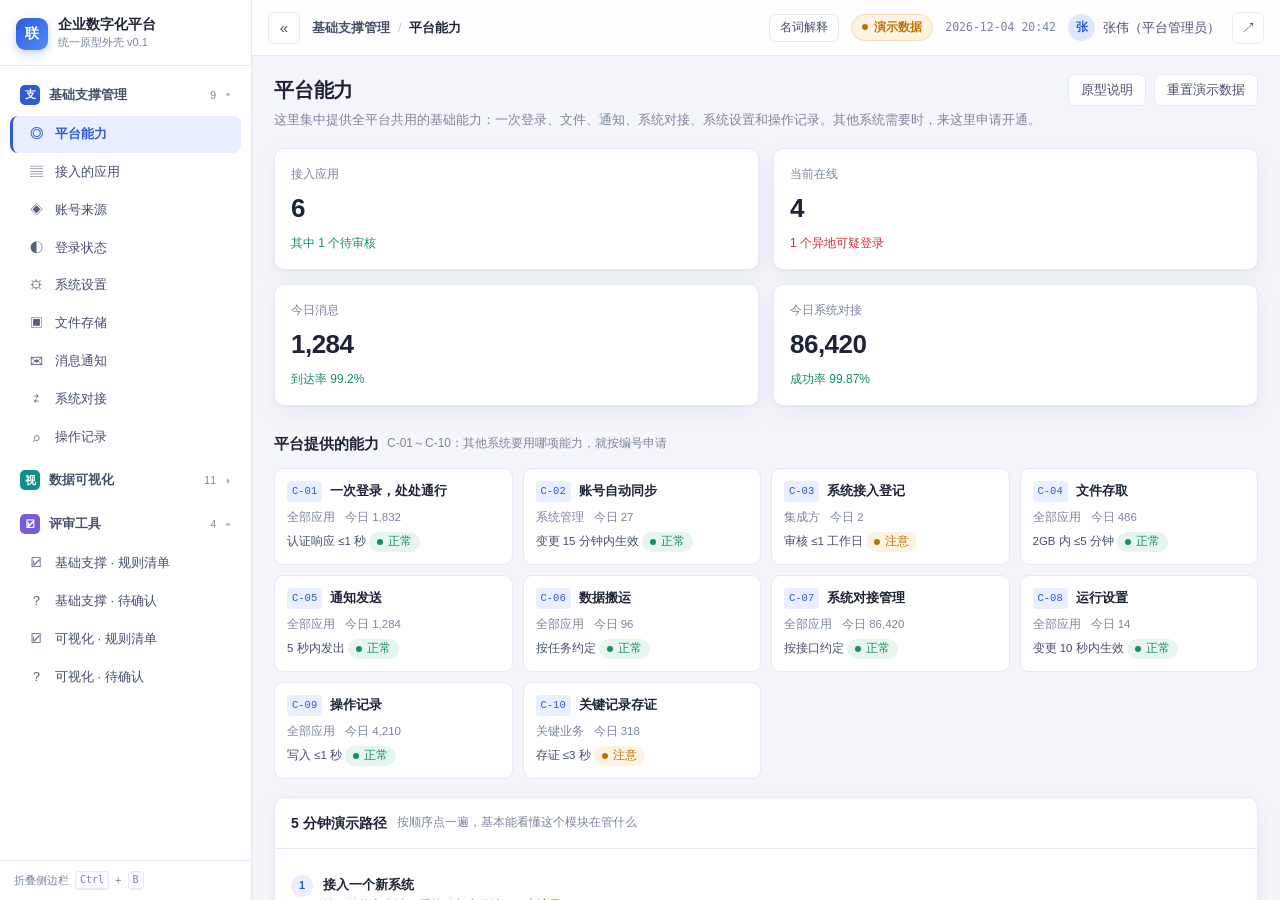
<file: index.html>
<!DOCTYPE html>
<html lang="zh-CN">
<head>
  <meta charset="utf-8">
  <meta name="viewport" content="width=device-width, initial-scale=1">
  <title>企业数字化平台 · 业务原型</title>
  <meta http-equiv="refresh" content="0;url=prototype-all/index.html">
  <link rel="icon" href="favicon.svg" type="image/svg+xml">
  <style>
    :root { --brand:#2f5bd7; --ink:#1c2536; --muted:#7a869c; --line:#e6eaf2; --bg:#f4f6fb; }
    * { box-sizing: border-box; }
    body {
      margin: 0; min-height: 100vh; background: var(--bg); color: var(--ink);
      font: 14px/1.6 -apple-system, "Segoe UI", "Microsoft YaHei", sans-serif;
      display: grid; place-items: center; padding: 24px;
    }
    .box { text-align: center; max-width: 520px; }
    .logo {
      width: 46px; height: 46px; border-radius: 12px; margin: 0 auto 14px;
      background: linear-gradient(135deg, #2f5bd7, #4f8cff); color: #fff;
      display: grid; place-items: center; font-weight: 700; font-size: 18px;
      box-shadow: 0 8px 20px rgba(47,91,215,.28);
    }
    h1 { font-size: 18px; margin: 0 0 6px; }
    p { color: var(--muted); font-size: 13px; margin: 0 0 18px; }
    a.btn {
      display: inline-block; padding: 9px 16px; border-radius: 8px;
      background: var(--brand); color: #fff; text-decoration: none; font-size: 13px;
    }
    a.link { display: block; margin-top: 12px; color: var(--muted); font-size: 12px; }
  </style>
</head>
<body>
  <div class="box">
    <div class="logo">联</div>
    <h1>正在打开统一原型外壳…</h1>
    <p>一个侧边栏装两个模块：基础支撑管理 + 数据可视化系统</p>
    <a class="btn" href="prototype-all/index.html">如果没自动跳转，点这里</a>
    <a class="link" href="prototype/index.html">或单独打开「基础支撑管理」</a>
    <a class="link" href="prototype-viz/index.html">或单独打开「数据可视化系统」</a>
  </div>
  <script>
    location.replace("prototype-all/index.html");
  </script>
</body>
</html>
</file>
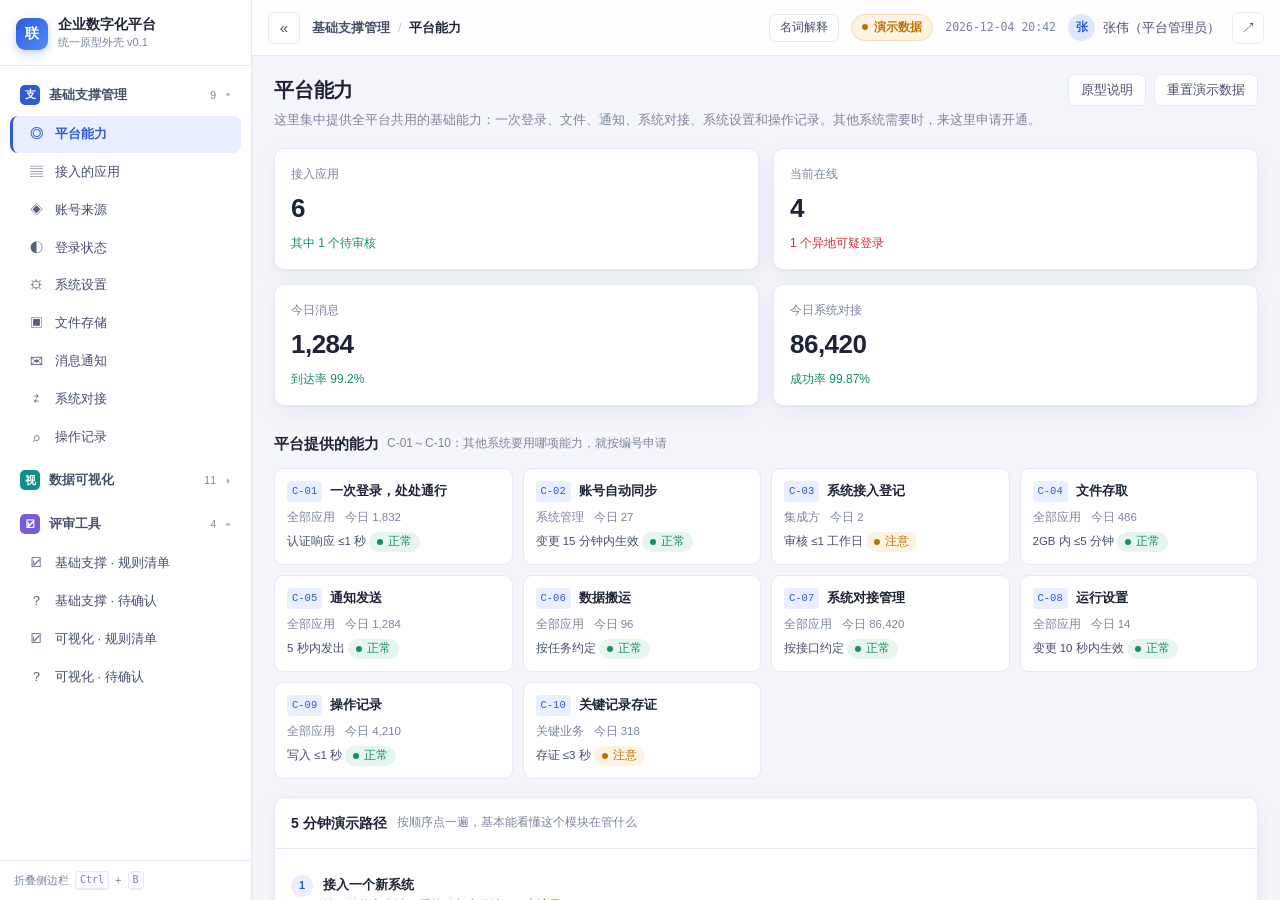
<file: prototype-all/index.html>
<!DOCTYPE html>
<html lang="zh-CN">
<head>
  <meta charset="utf-8">
  <meta name="viewport" content="width=device-width, initial-scale=1">
  <title>企业数字化平台 · 业务原型</title>
  <link rel="icon" href="../favicon.svg" type="image/svg+xml">
  <link rel="stylesheet" href="shell.css">
</head>
<body>
  <div class="shell" id="shell">
    <aside class="sidebar">
      <div class="brand">
        <div class="logo">联</div>
        <div class="brand-text">
          <b>企业数字化平台</b>
          <small>统一原型外壳 v0.1</small>
        </div>
      </div>
      <div class="side-scroll" id="nav"></div>
      <div class="side-foot">
        <span>折叠侧边栏</span>
        <span class="kbd">Ctrl</span><span>+</span><span class="kbd">B</span>
      </div>
    </aside>

    <div class="main">
      <header class="topbar">
        <button class="icon-btn" data-act="collapse" title="折叠 / 展开侧边栏（Ctrl+B）">
          <span id="collapse-icon">«</span>
        </button>
        <div class="crumb" id="crumb"></div>
        <div class="spacer"></div>
        <button class="btn-plain" data-act="glossary">名词解释</button>
        <span class="pill"><i class="dot"></i>演示数据</span>
        <span class="clock" id="clock"></span>
        <div class="user">
          <span class="avatar" id="avatar">张</span>
          <span id="actor">张伟（平台管理员）</span>
        </div>
        <button class="icon-btn" data-act="new-window" title="在新窗口打开当前页面">↗</button>
      </header>

      <div class="stage-wrap">
        <iframe class="stage" id="stage" title="模块内容"></iframe>
        <div class="loading" id="loading"><span class="spinner"></span>正在打开模块…</div>
      </div>
    </div>

    <div class="scrim" data-close-mobile></div>
  </div>

  <div class="gloss" id="gloss">
    <div class="gloss__scrim" data-act="gloss-close"></div>
    <aside class="gloss__panel">
      <div class="gloss__head">
        <div><b>名词解释</b><span>看不懂的词，这里都换成了白话</span></div>
        <button class="gloss__close" data-act="gloss-close" aria-label="关闭">×</button>
      </div>
      <div class="gloss__body" id="gloss-body"></div>
    </aside>
  </div>

  <script src="shell.js"></script>
</body>
</html>
</file>
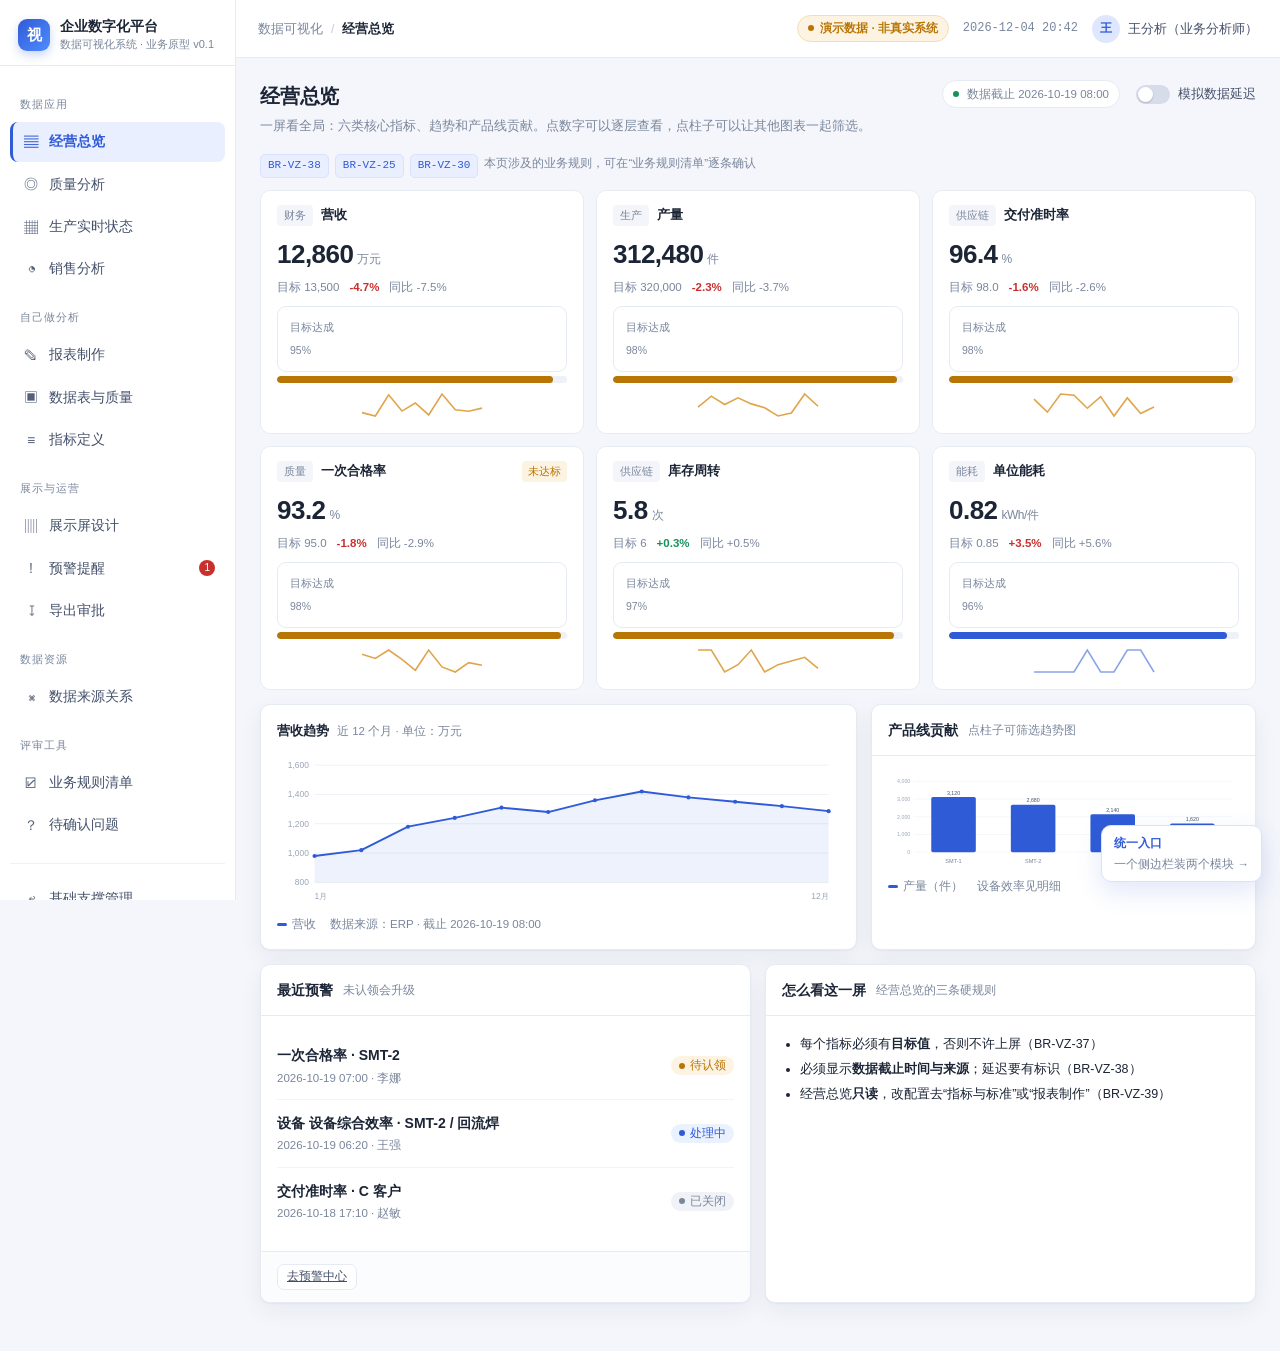
<file: prototype-viz/index.html>
<!DOCTYPE html>
<html lang="zh-CN">
<head>
  <meta charset="utf-8">
  <meta name="viewport" content="width=device-width, initial-scale=1">
  <title>数据可视化系统 · 业务原型 v0.1</title>
  <link rel="icon" href="../favicon.svg" type="image/svg+xml">
  <link rel="stylesheet" href="styles.css">
</head>
<body>
  <div class="shell">
    <aside class="sidebar">
      <div class="sidebar__brand">
        <div class="sidebar__logo">视</div>
        <div class="sidebar__title">
          企业数字化平台
          <small>数据可视化系统 · 业务原型 v0.1</small>
        </div>
      </div>
      <nav class="nav" id="nav"></nav>
    </aside>

    <div class="main">
      <header class="topbar">
        <div class="crumb" id="crumb"></div>
        <div class="topbar__spacer"></div>
        <span class="demo-pill"><i class="dot"></i>演示数据 · 非真实系统</span>
        <span class="clock" id="clock"></span>
        <div class="user"><span class="avatar">王</span>王分析（业务分析师）</div>
      </header>
      <main class="content" id="content"></main>
    </div>
  </div>

  <div class="toasts" id="toasts" aria-live="polite"></div>
  <div id="modal-root"></div>
  <div id="drawer-root"></div>

  <noscript>
    <div style="padding:40px;font-family:sans-serif">这个原型需要启用 JavaScript 才能运行。</div>
  </noscript>

  <script src="data-viz.js"></script>
  <script src="app-viz.js"></script>
  <script>
    (function () {
      var el = document.getElementById("clock");
      function tick() {
        var d = new Date();
        function p(n) { return n < 10 ? "0" + n : n; }
        el.textContent = d.getFullYear() + "-" + p(d.getMonth() + 1) + "-" + p(d.getDate()) +
          " " + p(d.getHours()) + ":" + p(d.getMinutes());
      }
      tick(); setInterval(tick, 20000);
    })();
  </script>
</body>
</html>
</file>
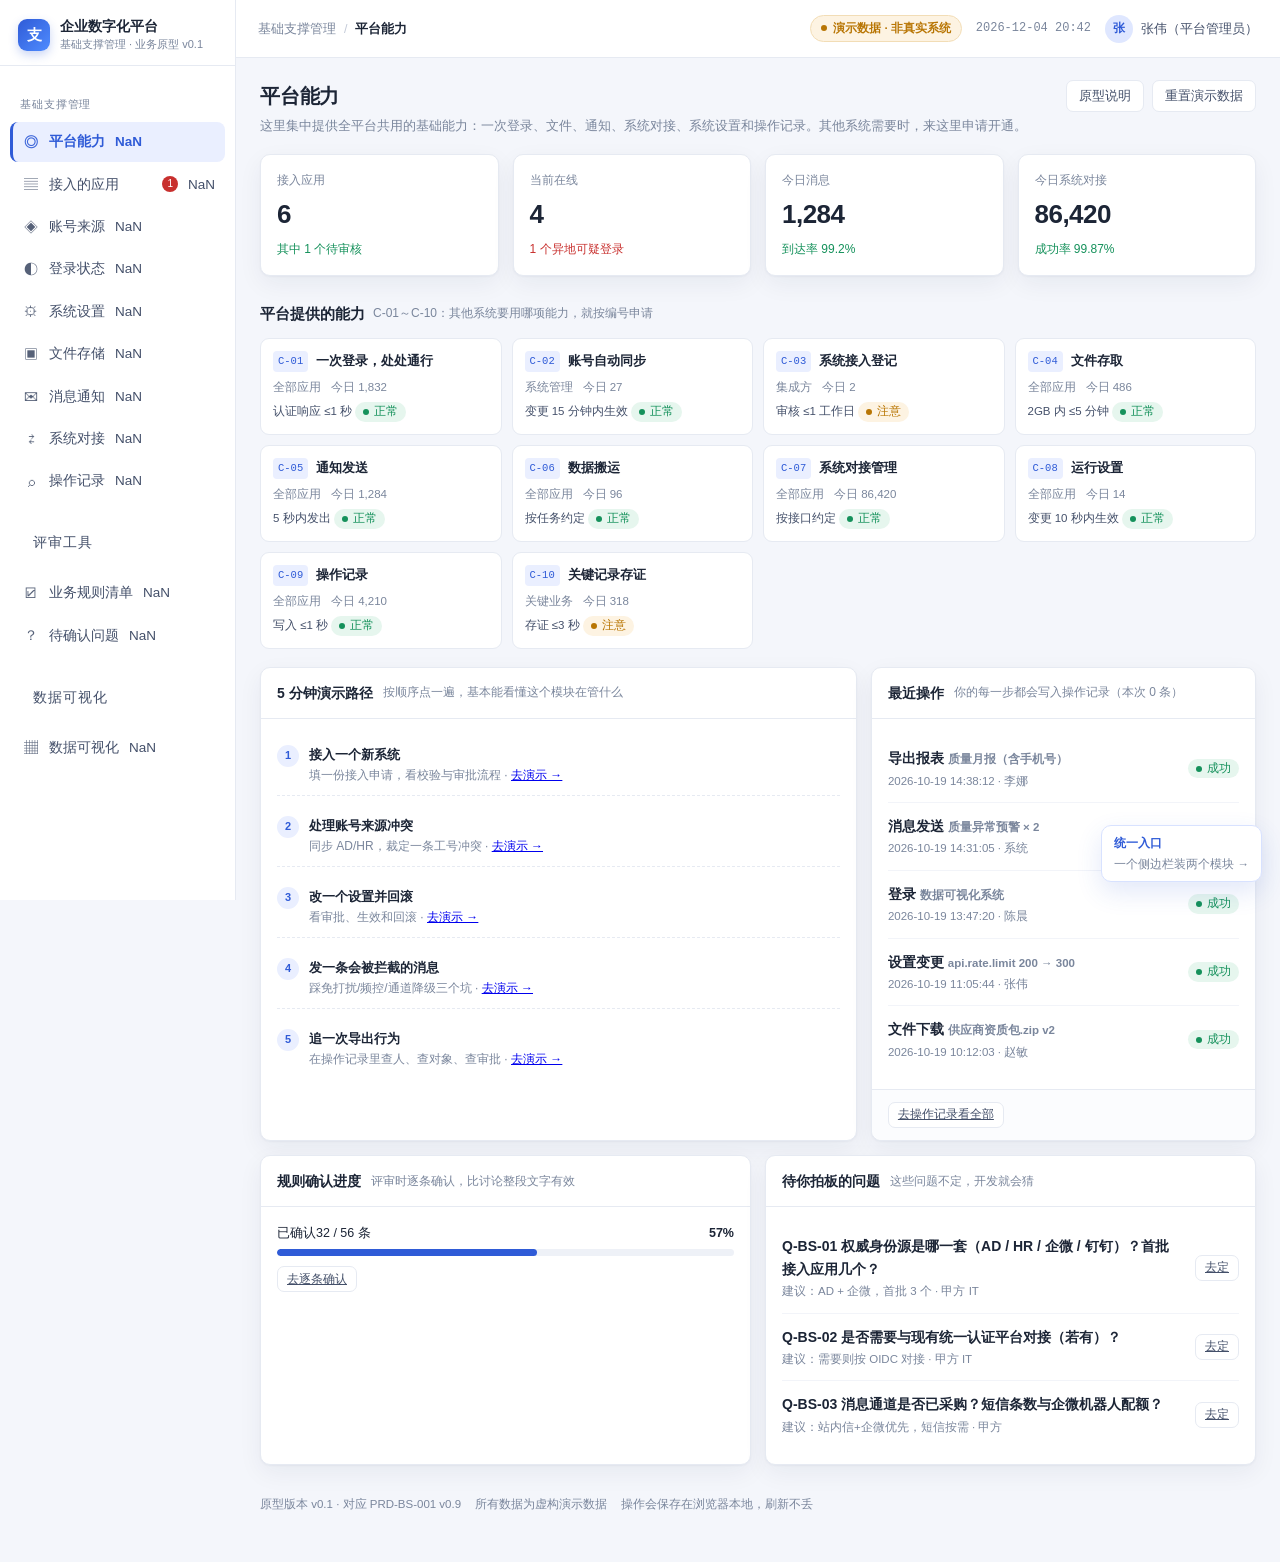
<file: prototype/index.html>
<!DOCTYPE html>
<html lang="zh-CN">
<head>
  <meta charset="utf-8">
  <meta name="viewport" content="width=device-width, initial-scale=1">
  <title>基础支撑管理 · 业务原型 v0.1</title>
  <link rel="icon" href="../favicon.svg" type="image/svg+xml">
  <link rel="stylesheet" href="styles.css">
</head>
<body>
  <div class="shell">
    <aside class="sidebar">
      <div class="sidebar__brand">
        <div class="sidebar__logo">支</div>
        <div class="sidebar__title">
          企业数字化平台
          <small>基础支撑管理 · 业务原型 v0.1</small>
        </div>
      </div>
      <nav class="nav" id="nav"></nav>
    </aside>

    <div class="main">
      <header class="topbar">
        <div class="crumb" id="crumb"></div>
        <div class="topbar__spacer"></div>
        <span class="demo-pill"><i class="dot"></i>演示数据 · 非真实系统</span>
        <span class="clock" id="clock"></span>
        <div class="user"><span class="avatar">张</span>张伟（平台管理员）</div>
      </header>
      <main class="content" id="content"></main>
    </div>
  </div>

  <div class="toasts" id="toasts" aria-live="polite"></div>
  <div id="modal-root"></div>
  <div id="drawer-root"></div>

  <noscript>
    <div style="padding:40px;font-family:sans-serif">这个原型需要启用 JavaScript 才能运行。</div>
  </noscript>

  <script src="data.js"></script>
  <script src="app.js"></script>
  <script>
    (function () {
      var el = document.getElementById("clock");
      function tick() {
        var d = new Date();
        function p(n) { return n < 10 ? "0" + n : n; }
        el.textContent = d.getFullYear() + "-" + p(d.getMonth() + 1) + "-" + p(d.getDate()) +
          " " + p(d.getHours()) + ":" + p(d.getMinutes());
      }
      tick();
      setInterval(tick, 20000);
    })();
  </script>
</body>
</html>
</file>
<file: prototype-all/shell.css>
:root {
  --brand: #2f5bd7;
  --brand-dark: #2446a8;
  --brand-soft: #eaefff;
  --ink: #1c2536;
  --ink-2: #44506a;
  --muted: #7a869c;
  --line: #e6eaf2;
  --bg: #f4f6fb;
  --surface: #fff;
  --green: #15915b;
  --amber: #b87503;
  --red: #c8302e;
  --radius: 10px;
}
* { box-sizing: border-box; }
html, body { height: 100%; }
body {
  margin: 0; background: var(--bg); color: var(--ink);
  font: 14px/1.6 -apple-system, BlinkMacSystemFont, "Segoe UI", "Microsoft YaHei", "PingFang SC", sans-serif;
  -webkit-font-smoothing: antialiased;
}
.shell { display: flex; height: 100vh; overflow: hidden; transition: none; }

/* ---------- sidebar ---------- */
.sidebar {
  width: 252px; flex: 0 0 252px; background: #fff; border-right: 1px solid var(--line);
  display: flex; flex-direction: column; height: 100vh; position: relative;
  transition: width .18s ease, flex-basis .18s ease;
  z-index: 30;
}
.brand { display: flex; align-items: center; gap: 10px; padding: 16px 16px 14px; border-bottom: 1px solid var(--line); min-height: 62px; }
.logo {
  width: 32px; height: 32px; flex: 0 0 32px; border-radius: 9px;
  background: linear-gradient(135deg, #2f5bd7, #4f8cff); color: #fff;
  font-weight: 700; font-size: 14px; display: grid; place-items: center;
  box-shadow: 0 4px 10px rgba(47, 91, 215, .25);
}
.brand-text { min-width: 0; }
.brand-text b { display: block; font-size: 13.5px; line-height: 1.3; white-space: nowrap; }
.brand-text small { display: block; color: var(--muted); font-size: 11px; white-space: nowrap; }

.side-scroll { flex: 1; overflow-y: auto; overflow-x: hidden; padding: 10px 10px 18px; }
.nav-group { margin-bottom: 6px; }
.group-head {
  display: flex; align-items: center; gap: 9px; width: 100%;
  border: none; background: transparent; padding: 9px 10px; border-radius: 8px;
  font: inherit; font-size: 12.5px; font-weight: 600; color: var(--ink-2);
  cursor: pointer; text-align: left; white-space: nowrap;
}
.group-head:hover { background: #f5f7fc; color: var(--brand); }
.group-head .g-ico {
  width: 20px; height: 20px; flex: 0 0 20px; border-radius: 5px; display: grid; place-items: center;
  font-size: 11px; color: #fff; background: var(--brand);
}
.nav-group[data-group="viz"] .group-head .g-ico { background: #0e8f8a; }
.nav-group[data-group="review"] .group-head .g-ico { background: #7a5bd7; }
.group-head .g-label { flex: 1; overflow: hidden; text-overflow: ellipsis; }
.group-head .g-count { font-size: 10.5px; color: var(--muted); font-weight: 400; }
.group-head .chev { color: #aab3c5; font-size: 11px; transition: transform .15s; }
.nav-group.closed .chev { transform: rotate(-90deg); }
.group-items { display: block; margin: 2px 0 6px; }
.nav-group.closed .group-items { display: none; }
.nav-item {
  display: flex; align-items: center; gap: 10px; padding: 8px 10px 8px 14px;
  margin: 1px 0; border-radius: 8px; color: var(--ink-2); text-decoration: none;
  font-size: 13px; white-space: nowrap; border-left: 3px solid transparent;
  position: relative;
}
.nav-item:hover { background: #f5f7fc; color: var(--brand); }
.nav-item.active { background: var(--brand-soft); color: var(--brand); font-weight: 600; border-left-color: var(--brand); }
.nav-item .ico { width: 18px; text-align: center; font-size: 13px; opacity: .9; flex: 0 0 18px; }
.nav-item .lbl { overflow: hidden; text-overflow: ellipsis; }

/* ---------- collapsed ---------- */
.shell.collapsed .sidebar { width: 68px; flex-basis: 68px; }
.shell.collapsed .brand { padding: 16px 0 14px; justify-content: center; }
.shell.collapsed .brand-text { display: none; }
.shell.collapsed .side-scroll { padding: 10px 8px; }
.shell.collapsed .group-head { justify-content: center; padding: 9px 0; }
.shell.collapsed .group-head .g-label,
.shell.collapsed .group-head .g-count,
.shell.collapsed .group-head .chev { display: none; }
.shell.collapsed .group-items { margin: 0; }
.shell.collapsed .nav-item { justify-content: center; padding: 9px 0; border-left-width: 0; }
.shell.collapsed .nav-item .lbl { display: none; }
.shell.collapsed .nav-item .ico { width: auto; flex: none; font-size: 15px; }
.shell.collapsed .nav-group { border-top: 1px solid #f0f2f7; padding-top: 6px; }
.shell.collapsed .nav-group:first-child { border-top: none; }
.shell.collapsed .side-foot { display: none; }

.side-foot {
  border-top: 1px solid var(--line); padding: 10px 14px; font-size: 11px; color: var(--muted);
  display: flex; align-items: center; gap: 6px;
}
.side-foot .kbd {
  font-family: Consolas, monospace; font-size: 10px; border: 1px solid var(--line);
  border-bottom-width: 2px; border-radius: 4px; padding: 0 4px; background: #fafbfe;
}

/* ---------- main ---------- */
.main { flex: 1; min-width: 0; display: flex; flex-direction: column; }
.topbar {
  height: 56px; flex: 0 0 56px; background: rgba(255, 255, 255, .95);
  border-bottom: 1px solid var(--line); display: flex; align-items: center; gap: 12px;
  padding: 0 16px; z-index: 20;
}
.icon-btn {
  width: 32px; height: 32px; border-radius: 7px; border: 1px solid var(--line);
  background: #fff; color: var(--ink-2); cursor: pointer; display: grid; place-items: center;
  font-size: 15px; line-height: 1; transition: all .15s;
}
.icon-btn:hover { border-color: #c8d2e6; color: var(--brand); background: #fafbff; }
.crumb { display: flex; align-items: center; gap: 8px; font-size: 12.5px; color: var(--muted); min-width: 0; }
.crumb .mod { font-weight: 600; color: var(--ink-2); }
.crumb .sep { color: #c3cad8; }
.crumb b { color: var(--ink); font-weight: 600; white-space: nowrap; overflow: hidden; text-overflow: ellipsis; }
.spacer { flex: 1; }
.pill {
  display: inline-flex; align-items: center; gap: 6px; background: #fdf3e2; color: #b87503;
  border: 1px solid #f2ddb6; border-radius: 20px; padding: 3px 10px; font-size: 11.5px; font-weight: 600;
}
.pill .dot { width: 6px; height: 6px; border-radius: 50%; background: #b87503; }
.clock { font-family: Consolas, monospace; font-size: 11.5px; color: var(--muted); }
.user { display: flex; align-items: center; gap: 8px; font-size: 12.5px; color: var(--ink-2); white-space: nowrap; }
.avatar { width: 27px; height: 27px; border-radius: 50%; background: #dfe7ff; color: var(--brand); display: grid; place-items: center; font-weight: 700; font-size: 12px; }
.avatar.viz { background: #d8f2f0; color: #0e7f7a; }

.stage-wrap { position: relative; flex: 1; min-height: 0; background: var(--bg); }
.stage { width: 100%; height: 100%; border: 0; display: block; background: var(--bg); }
.stage.fading { opacity: .35; }
.loading {
  position: absolute; inset: 0; display: none; align-items: center; justify-content: center;
  background: rgba(244, 246, 251, .75); z-index: 5; font-size: 13px; color: var(--muted); gap: 10px;
}
.loading.on { display: flex; }
.spinner {
  width: 18px; height: 18px; border-radius: 50%; border: 2px solid #cfd8ea; border-top-color: var(--brand);
  animation: spin .7s linear infinite;
}
@keyframes spin { to { transform: rotate(360deg); } }

/* mobile */
.scrim { display: none; }
@media (max-width: 900px) {
  .sidebar { position: fixed; left: 0; top: 0; bottom: 0; transform: translateX(-100%); transition: transform .2s; box-shadow: 20px 0 40px rgba(18,26,43,.16); }
  .shell.mobile-open .sidebar { transform: translateX(0); }
  .shell.collapsed .sidebar { width: 252px; flex-basis: 252px; transform: translateX(-100%); }
  .shell.collapsed .brand-text { display: block; }
  .shell.collapsed .nav-item .lbl { display: inline; }
  .shell.collapsed .nav-item { justify-content: flex-start; padding: 8px 10px 8px 14px; }
  .shell.mobile-open .scrim { display: block; position: fixed; inset: 0; background: rgba(18,26,43,.35); z-index: 25; }
  .crumb .mod { display: none; }
}


/* ---------- 名词解释 ---------- */
.btn-plain {
  height: 28px; padding: 0 10px; border-radius: 7px; border: 1px solid var(--line);
  background: #fff; color: var(--ink-2); font: inherit; font-size: 12px; cursor: pointer;
}
.btn-plain:hover { border-color: #c8d2e6; color: var(--brand); background: #fafbff; }
.gloss { position: fixed; inset: 0; z-index: 100; display: none; }
.gloss.open { display: block; }
.gloss__scrim { position: absolute; inset: 0; background: rgba(18, 26, 43, .38); }
.gloss__panel {
  position: absolute; right: 0; top: 0; bottom: 0; width: 540px; max-width: 94vw;
  background: #fff; box-shadow: -18px 0 48px rgba(18, 26, 43, .18);
  display: flex; flex-direction: column; animation: glossIn .18s ease-out;
}
@keyframes glossIn { from { transform: translateX(20px); opacity: .6; } }
.gloss__head {
  padding: 18px 20px 14px; border-bottom: 1px solid var(--line);
  display: flex; align-items: flex-start; gap: 12px;
}
.gloss__head b { font-size: 16px; display: block; }
.gloss__head span { font-size: 12px; color: var(--muted); display: block; margin-top: 3px; }
.gloss__close {
  margin-left: auto; border: none; background: transparent; font-size: 22px;
  line-height: 1; color: var(--muted); cursor: pointer;
}
.gloss__body { overflow: auto; padding: 4px 22px 32px; }
.gloss-item { padding: 11px 0; border-bottom: 1px solid #f0f2f7; }
.gloss-item:last-child { border-bottom: none; }
.gloss-item b { font-size: 13.5px; }
.gloss-item .old {
  font-size: 10.5px; color: var(--muted); background: #f3f5fa;
  padding: 1px 6px; border-radius: 4px; margin-left: 7px; white-space: nowrap;
}
.gloss-item p { margin: 5px 0 0; font-size: 12.5px; color: var(--ink-2); line-height: 1.65; }
</file>
<file: prototype-viz/styles.css>
:root {
  --brand: #2f5bd7;
  --brand-dark: #2446a8;
  --brand-soft: #eaefff;
  --ink: #1c2536;
  --ink-2: #44506a;
  --muted: #7a869c;
  --line: #e6eaf2;
  --bg: #f4f6fb;
  --surface: #ffffff;
  --green: #15915b;
  --green-soft: #e6f6ee;
  --amber: #b87503;
  --amber-soft: #fdf3e2;
  --red: #c8302e;
  --red-soft: #fdeceb;
  --blue-soft: #eaf1ff;
  --radius: 10px;
  --shadow: 0 1px 2px rgba(23, 37, 66, .04), 0 8px 24px rgba(23, 37, 66, .06);
  --mono: "Cascadia Mono", Consolas, "Courier New", monospace;
}

* { box-sizing: border-box; }
html, body { height: 100%; }
body {
  margin: 0;
  background: var(--bg);
  color: var(--ink);
  font: 14px/1.6 -apple-system, BlinkMacSystemFont, "Segoe UI", "Microsoft YaHei", "PingFang SC", sans-serif;
  -webkit-font-smoothing: antialiased;
}

/* ---------- shell ---------- */
.shell { display: flex; min-height: 100vh; }

.sidebar {
  width: 236px;
  flex: 0 0 236px;
  background: #fff;
  border-right: 1px solid var(--line);
  display: flex;
  flex-direction: column;
  position: sticky;
  top: 0;
  height: 100vh;
  overflow: auto;
}
.sidebar__brand {
  display: flex; align-items: center; gap: 10px;
  padding: 18px 18px 14px;
  border-bottom: 1px solid var(--line);
}
.sidebar__logo {
  width: 32px; height: 32px; border-radius: 9px;
  background: linear-gradient(135deg, #2f5bd7, #4f8cff);
  color: #fff; font-weight: 700; font-size: 15px;
  display: grid; place-items: center;
  box-shadow: 0 4px 10px rgba(47, 91, 215, .25);
}
.sidebar__title { font-weight: 700; font-size: 14px; line-height: 1.25; }
.sidebar__title small { display: block; color: var(--muted); font-weight: 400; font-size: 11px; margin-top: 2px; }

.nav { padding: 10px 10px 20px; }
.nav__group { margin-top: 14px; }
.nav__label {
  padding: 6px 10px; color: var(--muted);
  font-size: 11px; letter-spacing: .08em; text-transform: uppercase;
}
.nav__item {
  display: flex; align-items: center; gap: 10px;
  padding: 9px 10px; margin: 2px 0;
  border-radius: 8px; color: var(--ink-2);
  text-decoration: none; font-size: 13.5px;
  border-left: 3px solid transparent;
  transition: background .15s, color .15s;
}
.nav__item:hover { background: #f5f7fc; color: var(--brand); }
.nav__item.active { background: var(--brand-soft); color: var(--brand); font-weight: 600; border-left-color: var(--brand); }
.nav__item.disabled { color: #aab3c5; cursor: not-allowed; }
.nav__item.disabled:hover { background: transparent; color: #aab3c5; }
.nav__icon { width: 16px; text-align: center; opacity: .9; font-size: 14px; }
.nav__badge {
  margin-left: auto; background: var(--red); color: #fff;
  font-size: 10px; line-height: 1; padding: 3px 5px; border-radius: 20px;
}
.nav__badge.soft { background: var(--brand-soft); color: var(--brand); }

.main { flex: 1; min-width: 0; display: flex; flex-direction: column; }

.topbar {
  height: 58px; flex: 0 0 58px;
  background: rgba(255,255,255,.92);
  backdrop-filter: blur(6px);
  border-bottom: 1px solid var(--line);
  display: flex; align-items: center; gap: 14px;
  padding: 0 22px; position: sticky; top: 0; z-index: 20;
}
.crumb { display: flex; align-items: center; gap: 8px; color: var(--muted); font-size: 12.5px; }
.crumb b { color: var(--ink); font-weight: 600; }
.crumb .sep { color: #c3cad8; }
.topbar__spacer { flex: 1; }
.demo-pill {
  display: inline-flex; align-items: center; gap: 6px;
  background: var(--amber-soft); color: var(--amber);
  border: 1px solid #f2ddb6; border-radius: 20px;
  padding: 3px 10px; font-size: 11.5px; font-weight: 600;
}
.demo-pill .dot { width: 6px; height: 6px; border-radius: 50%; background: var(--amber); }
.user { display: flex; align-items: center; gap: 8px; font-size: 12.5px; color: var(--ink-2); }
.avatar {
  width: 28px; height: 28px; border-radius: 50%;
  background: #dfe7ff; color: var(--brand);
  display: grid; place-items: center; font-weight: 700; font-size: 12px;
}
.content { padding: 22px 24px 48px; max-width: 1380px; width: 100%; }

/* ---------- headings ---------- */
.page-head { display: flex; align-items: flex-start; gap: 16px; margin-bottom: 18px; }
.page-head h1 { font-size: 20px; margin: 0 0 4px; letter-spacing: -.01em; }
.page-head p { margin: 0; color: var(--muted); font-size: 12.5px; max-width: 900px; }
.page-head__actions { margin-left: auto; display: flex; gap: 8px; flex-wrap: wrap; }

h2.section { font-size: 15px; margin: 26px 0 12px; display: flex; align-items: center; gap: 8px; }
h2.section .hint { font-size: 12px; color: var(--muted); font-weight: 400; }

/* ---------- cards & grid ---------- */
.card {
  background: var(--surface); border: 1px solid var(--line);
  border-radius: var(--radius); box-shadow: var(--shadow);
}
.card__head { display: flex; align-items: center; gap: 10px; padding: 14px 16px; border-bottom: 1px solid var(--line); }
.card__head h3 { margin: 0; font-size: 14px; }
.card__head .sub { color: var(--muted); font-size: 12px; }
.card__body { padding: 16px; }
.card__foot { padding: 12px 16px; border-top: 1px solid var(--line); background: #fbfcfe; border-radius: 0 0 var(--radius) var(--radius); }

.grid { display: grid; gap: 14px; }
.grid--4 { grid-template-columns: repeat(4, minmax(0, 1fr)); }
.grid--3 { grid-template-columns: repeat(3, minmax(0, 1fr)); }
.grid--2 { grid-template-columns: repeat(2, minmax(0, 1fr)); }
.grid--sidebar { grid-template-columns: minmax(0, 1.55fr) minmax(0, 1fr); }
@media (max-width: 1180px) {
  .grid--4 { grid-template-columns: repeat(2, minmax(0, 1fr)); }
  .grid--3, .grid--sidebar { grid-template-columns: 1fr; }
}

.stat { padding: 16px; }
.stat__label { color: var(--muted); font-size: 12px; display: flex; align-items: center; gap: 6px; }
.stat__value { font-size: 26px; font-weight: 700; letter-spacing: -.02em; margin-top: 4px; }
.stat__delta { font-size: 12px; margin-top: 4px; color: var(--muted); }
.stat__delta.up { color: var(--green); }
.stat__delta.down { color: var(--red); }

/* ---------- tags ---------- */
.tag {
  display: inline-flex; align-items: center; gap: 5px;
  font-size: 11.5px; line-height: 1; padding: 4px 8px; border-radius: 999px;
  background: #f0f2f7; color: var(--ink-2); white-space: nowrap;
}
.tag.green { background: var(--green-soft); color: var(--green); }
.tag.amber { background: var(--amber-soft); color: var(--amber); }
.tag.red { background: var(--red-soft); color: var(--red); }
.tag.blue { background: var(--blue-soft); color: var(--brand); }
.tag.gray { background: #f0f2f7; color: var(--muted); }
.tag.outline { background: transparent; border: 1px solid var(--line); color: var(--muted); }
.dot { width: 6px; height: 6px; border-radius: 50%; background: currentColor; display: inline-block; }

/* ---------- buttons ---------- */
.btn {
  display: inline-flex; align-items: center; justify-content: center; gap: 6px;
  height: 32px; padding: 0 12px; border-radius: 7px;
  border: 1px solid var(--line); background: #fff; color: var(--ink-2);
  font-size: 12.5px; cursor: pointer; white-space: nowrap;
  transition: all .15s; font-family: inherit;
}
.btn:hover { border-color: #c8d2e6; color: var(--brand); background: #fafbff; }
.btn.primary { background: var(--brand); border-color: var(--brand); color: #fff; }
.btn.primary:hover { background: var(--brand-dark); border-color: var(--brand-dark); color: #fff; }
.btn.danger { color: var(--red); border-color: #f3cdcc; background: #fff; }
.btn.danger:hover { background: var(--red-soft); }
.btn.ghost { border-color: transparent; background: transparent; }
.btn.ghost:hover { background: #f3f6fd; }
.btn.small { height: 26px; padding: 0 9px; font-size: 12px; }
.btn:disabled { opacity: .45; cursor: not-allowed; }
.btn-row { display: flex; gap: 8px; flex-wrap: wrap; }

/* ---------- tables ---------- */
.table-wrap { overflow: auto; }
table.data { width: 100%; border-collapse: collapse; font-size: 13px; }
table.data th {
  text-align: left; font-weight: 600; color: var(--muted); font-size: 11.5px;
  letter-spacing: .02em; padding: 10px 12px; background: #fafbfe;
  border-bottom: 1px solid var(--line); white-space: nowrap;
}
table.data td { padding: 11px 12px; border-bottom: 1px solid #f0f2f7; vertical-align: middle; }
table.data tr:last-child td { border-bottom: none; }
table.data tbody tr:hover { background: #fbfcff; }
table.data td.num, table.data th.num { text-align: right; font-variant-numeric: tabular-nums; }
table.data .actions { display: flex; gap: 6px; justify-content: flex-end; }
.cell-main { font-weight: 600; color: var(--ink); }
.cell-sub { color: var(--muted); font-size: 11.5px; margin-top: 2px; }
.mono { font-family: var(--mono); font-size: 12px; }

/* ---------- forms ---------- */
.field { margin-bottom: 14px; }
.field > label { display: block; font-size: 12.5px; font-weight: 600; margin-bottom: 6px; }
.field .req { color: var(--red); margin-left: 2px; }
.field .help { color: var(--muted); font-size: 11.5px; margin-top: 5px; }
.input, .select, textarea.input {
  width: 100%; height: 34px; padding: 0 10px;
  border: 1px solid #d9e0ee; border-radius: 7px;
  background: #fff; font: inherit; font-size: 13px; color: var(--ink);
  outline: none; transition: border .15s, box-shadow .15s;
}
textarea.input { height: auto; padding: 8px 10px; resize: vertical; }
.input:focus, .select:focus, textarea.input:focus { border-color: var(--brand); box-shadow: 0 0 0 3px rgba(47,91,215,.12); }
.input.invalid, .select.invalid { border-color: var(--red); box-shadow: 0 0 0 3px rgba(200,48,46,.1); }
.form-row { display: grid; grid-template-columns: 1fr 1fr; gap: 12px; }
.check { display: flex; align-items: center; gap: 8px; font-size: 13px; color: var(--ink-2); cursor: pointer; }
.check input { width: 15px; height: 15px; accent-color: var(--brand); }
.check-group { display: grid; grid-template-columns: 1fr 1fr; gap: 8px 14px; }
.switch { display: inline-flex; align-items: center; gap: 8px; font-size: 12.5px; color: var(--ink-2); cursor: pointer; }
.switch input { display: none; }
.switch .track {
  width: 34px; height: 19px; border-radius: 20px; background: #d6dcea;
  position: relative; transition: background .15s;
}
.switch .track::after {
  content: ""; position: absolute; top: 2px; left: 2px;
  width: 15px; height: 15px; border-radius: 50%; background: #fff;
  box-shadow: 0 1px 2px rgba(0,0,0,.2); transition: transform .15s;
}
.switch input:checked + .track { background: var(--brand); }
.switch input:checked + .track::after { transform: translateX(15px); }

/* ---------- misc ---------- */
.toolbar { display: flex; align-items: center; gap: 10px; padding: 12px 16px; border-bottom: 1px solid var(--line); flex-wrap: wrap; }
.toolbar .spacer { flex: 1; }
.search { position: relative; }
.search .input { width: 230px; padding-left: 30px; }
.search::before { content: "⌕"; position: absolute; left: 10px; top: 50%; transform: translateY(-50%); color: var(--muted); font-size: 15px; }
.seg { display: inline-flex; background: #f2f4f9; border-radius: 8px; padding: 3px; gap: 2px; }
.seg button {
  border: none; background: transparent; padding: 4px 10px; border-radius: 6px;
  font: inherit; font-size: 12px; color: var(--ink-2); cursor: pointer;
}
.seg button.on { background: #fff; color: var(--brand); font-weight: 600; box-shadow: 0 1px 3px rgba(23,37,66,.12); }

.progress { height: 7px; border-radius: 20px; background: #eef1f7; overflow: hidden; }
.progress > i { display: block; height: 100%; border-radius: 20px; background: var(--brand); transition: width .4s; }
.progress.warn > i { background: var(--amber); }
.progress.danger > i { background: var(--red); }
.progress.thin { height: 5px; }

.kv { display: grid; grid-template-columns: 128px 1fr; gap: 8px 12px; font-size: 13px; }
.kv dt { color: var(--muted); }
.kv dd { margin: 0; color: var(--ink); }

.note {
  border-left: 3px solid var(--brand); background: #f5f8ff;
  padding: 10px 12px; border-radius: 0 8px 8px 0; font-size: 12.5px; color: var(--ink-2);
}
.note.warn { border-color: var(--amber); background: #fffaf0; }
.note.danger { border-color: var(--red); background: #fff7f6; }
.note b { color: var(--ink); }

.rule-chip {
  display: inline-flex; align-items: center; gap: 5px;
  font-size: 11px; color: var(--brand); background: var(--brand-soft);
  border: 1px solid #d8e2ff; padding: 2px 7px; border-radius: 5px;
  font-family: var(--mono); cursor: help;
}
.rules-inline { display: flex; gap: 6px; flex-wrap: wrap; margin: 0 0 12px; }

.empty { padding: 36px 16px; text-align: center; color: var(--muted); font-size: 13px; }
.empty .big { font-size: 26px; display: block; margin-bottom: 6px; opacity: .5; }

/* ---------- modal & drawer ---------- */
.overlay {
  position: fixed; inset: 0; background: rgba(18, 26, 43, .38);
  display: flex; align-items: center; justify-content: center;
  z-index: 100; padding: 24px; animation: fade .15s ease-out;
}
@keyframes fade { from { opacity: 0; } }
.modal {
  width: 560px; max-width: 100%; max-height: 88vh; overflow: auto;
  background: #fff; border-radius: 12px; box-shadow: 0 24px 64px rgba(18,26,43,.28);
  animation: pop .18s ease-out;
}
@keyframes pop { from { transform: translateY(10px) scale(.985); opacity: 0; } }
.modal--lg { width: 760px; }
.modal__head { padding: 18px 20px 10px; display: flex; align-items: flex-start; gap: 10px; }
.modal__head h3 { margin: 0; font-size: 16px; }
.modal__head p { margin: 4px 0 0; color: var(--muted); font-size: 12px; }
.modal__close { margin-left: auto; border: none; background: transparent; font-size: 20px; line-height: 1; color: var(--muted); cursor: pointer; }
.modal__body { padding: 6px 20px 4px; }
.modal__foot { padding: 14px 20px 18px; display: flex; justify-content: flex-end; gap: 8px; }

.drawer-wrap { position: fixed; inset: 0; z-index: 90; }
.drawer-wrap .scrim { position: absolute; inset: 0; background: rgba(18,26,43,.32); animation: fade .15s; }
.drawer {
  position: absolute; right: 0; top: 0; bottom: 0; width: 560px; max-width: 94vw;
  background: #fff; box-shadow: -16px 0 48px rgba(18,26,43,.18);
  display: flex; flex-direction: column; animation: slide .2s ease-out;
}
@keyframes slide { from { transform: translateX(24px); opacity: .6; } }
.drawer__head { padding: 18px 20px; border-bottom: 1px solid var(--line); display: flex; align-items: flex-start; gap: 10px; }
.drawer__head h3 { margin: 0; font-size: 16px; }
.drawer__head p { margin: 4px 0 0; color: var(--muted); font-size: 12px; }
.drawer__body { padding: 18px 20px 40px; overflow: auto; }
.drawer__close { margin-left: auto; border: none; background: transparent; font-size: 20px; color: var(--muted); cursor: pointer; }

/* ---------- toast ---------- */
.toasts {
  position: fixed; bottom: 18px; left: 18px;
  z-index: 200; display: flex; flex-direction: column; gap: 8px;
  width: 340px; max-width: calc(100vw - 32px); pointer-events: none;
}
.toast {
  background: #fff; border: 1px solid var(--line); border-left: 3px solid var(--brand);
  border-radius: 9px; box-shadow: 0 12px 32px rgba(18,26,43,.16);
  padding: 9px 12px; animation: toastin .18s ease-out;
}
@keyframes toastin { from { transform: translateX(16px); opacity: 0; } }
.toast.success { border-left-color: var(--green); }
.toast.error { border-left-color: var(--red); }
.toast.warn { border-left-color: var(--amber); }
.toast__title { font-size: 13px; font-weight: 600; display: flex; align-items: center; gap: 7px; }
.toast__msg { font-size: 12px; color: var(--ink-2); margin-top: 3px; }
.toast__rule { font-family: var(--mono); font-size: 10.5px; color: var(--brand); margin-top: 5px; }

/* ---------- bespoke blocks ---------- */
.cap-grid { display: grid; grid-template-columns: repeat(auto-fill, minmax(220px, 1fr)); gap: 10px; }
.cap {
  border: 1px solid var(--line); border-radius: 9px; padding: 12px;
  display: flex; flex-direction: column; gap: 6px; background: #fff;
}
.cap:hover { border-color: #c9d6f5; box-shadow: 0 6px 18px rgba(47,91,215,.07); }
.cap__top { display: flex; align-items: center; gap: 8px; }
.cap__code { font-family: var(--mono); font-size: 10.5px; color: var(--brand); background: var(--brand-soft); padding: 2px 5px; border-radius: 4px; }
.cap__name { font-weight: 600; font-size: 13px; }
.cap__meta { color: var(--muted); font-size: 11.5px; display: flex; gap: 10px; flex-wrap: wrap; }
.cap__sla { font-size: 11.5px; color: var(--ink-2); }

.steps { display: grid; gap: 10px; }
.step {
  display: flex; gap: 10px; padding: 10px 0; border-bottom: 1px dashed var(--line);
}
.step:last-child { border-bottom: none; }
.step__no {
  width: 22px; height: 22px; flex: 0 0 22px; border-radius: 50%;
  background: var(--brand-soft); color: var(--brand); font-size: 11px;
  display: grid; place-items: center; font-weight: 700;
}
.step__t { font-size: 13px; font-weight: 600; }
.step__d { font-size: 12px; color: var(--muted); }

.timeline { position: relative; padding-left: 18px; }
.timeline::before { content: ""; position: absolute; left: 4px; top: 4px; bottom: 4px; width: 2px; background: var(--line); }
.tl-item { position: relative; padding: 0 0 14px; }
.tl-item::before {
  content: ""; position: absolute; left: -18px; top: 5px; width: 9px; height: 9px;
  border-radius: 50%; background: #fff; border: 2px solid var(--brand);
}
.tl-item.ok::before { border-color: var(--green); }
.tl-item.err::before { border-color: var(--red); }
.tl-item .t { font-size: 12.5px; font-weight: 600; }
.tl-item .m { font-size: 12px; color: var(--muted); }

.bars { display: flex; align-items: flex-end; gap: 10px; height: 110px; padding-top: 6px; }
.bar { flex: 1; display: flex; flex-direction: column; justify-content: flex-end; align-items: center; gap: 6px; height: 100%; }
.bar > i { width: 100%; max-width: 38px; background: linear-gradient(180deg, #6f96ff, #2f5bd7); border-radius: 5px 5px 0 0; display: block; }
.bar > span { font-size: 10.5px; color: var(--muted); }

.mini-tabs { display: flex; gap: 2px; border-bottom: 1px solid var(--line); margin-bottom: 14px; }
.mini-tabs button {
  border: none; background: transparent; padding: 8px 12px; font: inherit; font-size: 12.5px;
  color: var(--muted); cursor: pointer; border-bottom: 2px solid transparent; margin-bottom: -1px;
}
.mini-tabs button.on { color: var(--brand); border-bottom-color: var(--brand); font-weight: 600; }

.callout-row { display: flex; gap: 14px; align-items: center; padding: 12px 0; border-bottom: 1px solid #f2f4f9; }
.callout-row:last-child { border-bottom: none; }
.callout-row .grow { flex: 1; }

.quota { display: grid; grid-template-columns: 1fr auto; gap: 4px 10px; align-items: center; font-size: 12.5px; padding: 12px 0; border-bottom: 1px dashed var(--line); }
.quota:last-child { border-bottom: none; }
.quota .bar-cell { grid-column: 1 / -1; }
.quota .hint { color: var(--muted); font-size: 11.5px; }

.badge-count { font-family: var(--mono); font-size: 11px; color: var(--muted); }

.route-placeholder { padding: 46px 24px; text-align: center; }
.route-placeholder .big { font-size: 40px; }
.route-placeholder h2 { margin: 10px 0 6px; }
.route-placeholder p { color: var(--muted); margin: 0 auto 18px; max-width: 560px; font-size: 13px; }
.plan-grid { display: grid; grid-template-columns: repeat(3, minmax(0,1fr)); gap: 10px; text-align: left; margin-top: 22px; }
.plan-item { border: 1px dashed #d9e0ee; border-radius: 8px; padding: 10px 12px; font-size: 12.5px; color: var(--ink-2); background: #fff; }

.footer-note { margin-top: 30px; color: var(--muted); font-size: 11.5px; display: flex; gap: 14px; flex-wrap: wrap; }
kbd {
  font-family: var(--mono); font-size: 11px; background: #f2f4f9; border: 1px solid var(--line);
  border-bottom-width: 2px; border-radius: 4px; padding: 1px 5px;
}

/* clock */
.clock { font-family: var(--mono); font-size: 12px; color: var(--muted); }

/* ============================================================
   数据可视化系统专用样式
   ============================================================ */

/* ---------- KPI ---------- */
.kpi-grid { display: grid; grid-template-columns: repeat(3, minmax(0, 1fr)); gap: 12px; }
@media (max-width: 1180px) { .kpi-grid { grid-template-columns: repeat(2, minmax(0, 1fr)); } }
.kpi {
  background: #fff; border: 1px solid var(--line); border-radius: var(--radius);
  padding: 14px 16px; cursor: pointer; transition: border-color .15s, box-shadow .15s;
  position: relative;
}
.kpi:hover { border-color: #c9d6f5; box-shadow: 0 8px 22px rgba(47, 91, 215, .08); }
.kpi__top { display: flex; align-items: center; gap: 8px; }
.kpi__domain { font-size: 11px; color: var(--muted); background: #f3f5fa; padding: 2px 7px; border-radius: 4px; }
.kpi__name { font-size: 13px; font-weight: 600; }
.kpi__warn { margin-left: auto; font-size: 10.5px; color: var(--amber); background: var(--amber-soft); padding: 2px 6px; border-radius: 4px; }
.kpi__value { font-size: 26px; font-weight: 700; letter-spacing: -.02em; margin-top: 8px; font-variant-numeric: tabular-nums; }
.kpi__value small { font-size: 12px; font-weight: 500; color: var(--muted); margin-left: 4px; }
.kpi__meta { display: flex; align-items: center; gap: 10px; font-size: 11.5px; color: var(--muted); margin-top: 2px; }
.kpi__meta b.up { color: var(--green); }
.kpi__meta b.down { color: var(--red); }
.kpi__bar { margin-top: 10px; }
.kpi__bar .cap { display: flex; justify-content: space-between; font-size: 10.5px; color: var(--muted); margin-bottom: 4px; }
.kpi.delayed { border-style: dashed; }
.kpi.delayed .kpi__value { opacity: .5; }

/* ---------- charts ---------- */
.chart-box { width: 100%; }
.chart-box svg { display: block; width: 100%; height: auto; overflow: visible; }
.chart-legend { display: flex; gap: 14px; flex-wrap: wrap; font-size: 11.5px; color: var(--muted); margin-top: 8px; }
.chart-legend i { display: inline-block; width: 10px; height: 3px; border-radius: 2px; margin-right: 5px; vertical-align: middle; }
.chart-title-row { display: flex; align-items: center; gap: 8px; margin-bottom: 10px; flex-wrap: wrap; }
.chart-title-row .t { font-size: 13px; font-weight: 600; }
.chart-title-row .hint { font-size: 11.5px; color: var(--muted); }
.link-chip {
  display: inline-flex; align-items: center; gap: 6px; font-size: 11.5px;
  background: var(--brand-soft); color: var(--brand); border: 1px solid #d8e2ff;
  border-radius: 20px; padding: 2px 9px;
}
.link-chip button { border: none; background: transparent; color: var(--brand); cursor: pointer; font-size: 13px; line-height: 1; }

/* ---------- 生产看板 ---------- */
.line-block { border: 1px solid var(--line); border-radius: 9px; padding: 12px; margin-bottom: 12px; background: #fff; }
.line-block__head { display: flex; align-items: center; gap: 10px; margin-bottom: 10px; }
.line-block__head b { font-size: 13.5px; }
.stations { display: grid; grid-template-columns: repeat(8, minmax(0, 1fr)); gap: 6px; }
@media (max-width: 900px) { .stations { grid-template-columns: repeat(4, minmax(0, 1fr)); } }
.station {
  border-radius: 7px; padding: 8px 6px; text-align: center; cursor: pointer;
  border: 1px solid transparent; transition: transform .1s; position: relative;
}
.station:hover { transform: translateY(-1px); }
.station .n { font-size: 11px; font-weight: 600; }
.station .s { font-size: 10px; margin-top: 3px; opacity: .9; }
.station.run { background: #e6f6ee; color: #0f6b44; border-color: #bfe6d4; }
.station.idle { background: #fdf3e2; color: #8a5a04; border-color: #f2ddb6; }
.station.fault { background: #fdeceb; color: #9c2523; border-color: #f3cdcc; animation: pulse 1.6s infinite; }
.station.offline { background: #f0f2f7; color: #7a869c; border-color: #e1e5ee; }
@keyframes pulse { 0%,100% { box-shadow: 0 0 0 0 rgba(200,48,46,.18); } 50% { box-shadow: 0 0 0 5px rgba(200,48,46,0); } }
.legend-inline { display: flex; gap: 12px; font-size: 11px; color: var(--muted); flex-wrap: wrap; }
.legend-inline i { display: inline-block; width: 8px; height: 8px; border-radius: 2px; margin-right: 4px; }
.offline-banner {
  display: flex; align-items: center; gap: 10px; padding: 10px 14px; border-radius: 8px;
  background: var(--amber-soft); color: var(--amber); font-size: 12.5px; margin-bottom: 12px;
  border: 1px solid #f2ddb6;
}

/* ---------- 报表搭建 ---------- */
.builder { display: grid; grid-template-columns: 220px minmax(0, 1fr) 220px; gap: 12px; }
@media (max-width: 1180px) { .builder { grid-template-columns: 1fr; } }
.field-chip {
  display: inline-flex; align-items: center; gap: 6px; padding: 5px 9px; margin: 0 6px 6px 0;
  background: #f5f7fc; border: 1px solid #dde3ef; border-radius: 6px; font-size: 12px;
  cursor: grab; user-select: none;
}
.field-chip:hover { border-color: #c0cfec; color: var(--brand); }
.field-chip .t { color: var(--muted); font-size: 10px; }
.field-chip.num { background: #f0f6ff; border-color: #d3e2fb; }
.drop-zone {
  border: 1px dashed #cfd8ea; border-radius: 8px; min-height: 62px; padding: 8px;
  background: #fbfcff; display: flex; flex-wrap: wrap; align-content: flex-start; gap: 4px;
}
.drop-zone.over { border-color: var(--brand); background: var(--brand-soft); }
.drop-zone .ph { color: #aab3c5; font-size: 11.5px; padding: 4px 2px; }
.zone-label { font-size: 11px; color: var(--muted); letter-spacing: .04em; margin: 0 0 6px; }
.report-preview { min-height: 200px; }
.report-table { width: 100%; border-collapse: collapse; font-size: 12.5px; }
.report-table th, .report-table td { border-bottom: 1px solid #eef1f7; padding: 7px 9px; text-align: left; }
.report-table th { background: #fafbfe; color: var(--muted); font-size: 11px; font-weight: 600; }
.report-table td.num { text-align: right; font-variant-numeric: tabular-nums; }

/* ---------- 大屏设计器 ---------- */
.screen-wrap { display: grid; grid-template-columns: 190px minmax(0, 1fr) 240px; gap: 12px; }
@media (max-width: 1180px) { .screen-wrap { grid-template-columns: 1fr; } }
.palette-item {
  display: flex; align-items: center; gap: 8px; padding: 8px 10px; border: 1px solid var(--line);
  border-radius: 7px; font-size: 12.5px; cursor: pointer; margin-bottom: 8px; background: #fff;
}
.palette-item:hover { border-color: #c9d6f5; background: #fafbff; color: var(--brand); }
.canvas-frame { background: #0d1424; border-radius: 10px; padding: 10px; border: 1px solid #1c2740; }
.canvas {
  position: relative; width: 100%; background: radial-gradient(1200px 400px at 50% 0%, #14213b, #0b1120);
  border: 1px solid #22304f; border-radius: 6px; overflow: hidden;
}
.canvas::after {
  content: ""; position: absolute; inset: 0; pointer-events: none;
  background-image: linear-gradient(rgba(255,255,255,.03) 1px, transparent 1px), linear-gradient(90deg, rgba(255,255,255,.03) 1px, transparent 1px);
  background-size: 24px 24px;
}
.comp {
  position: absolute; border: 1px solid rgba(120,160,255,.28); border-radius: 6px;
  background: rgba(23,38,66,.85); color: #dce6ff; padding: 8px 10px; cursor: pointer;
  overflow: hidden; transition: border-color .12s, box-shadow .12s;
}
.comp:hover { border-color: rgba(140,180,255,.6); }
.comp.sel { border-color: #6f96ff; box-shadow: 0 0 0 2px rgba(111,150,255,.25); }
.comp .ct { font-size: 10.5px; color: #9db2d8; }
.comp .cv { font-size: 20px; font-weight: 700; color: #eaf1ff; margin-top: 2px; }
.comp .cu { font-size: 10.5px; color: #9db2d8; }
.comp.comp-chart { display: flex; align-items: flex-end; gap: 4px; }
.comp.comp-chart i { flex: 1; background: linear-gradient(180deg, #6f96ff, #2f5bd7); border-radius: 2px 2px 0 0; display: block; }
.prop-row { display: flex; justify-content: space-between; font-size: 11.5px; color: var(--muted); padding: 4px 0; }
.screen-meta { display: flex; gap: 10px; flex-wrap: wrap; font-size: 11.5px; color: var(--muted); margin-top: 8px; }
.phone-frame {
  width: 300px; margin: 0 auto; border: 10px solid #1c2536; border-radius: 34px;
  background: #fff; overflow: hidden; box-shadow: 0 20px 50px rgba(18,26,43,.2);
}
.phone-top { height: 26px; background: #1c2536; color: #9db2d8; font-size: 10px; display: flex; align-items: center; justify-content: center; }
.phone-body { padding: 12px; background: #f4f6fb; min-height: 420px; }
.phone-card { background: #fff; border-radius: 10px; padding: 10px; margin-bottom: 8px; border: 1px solid var(--line); }
.phone-card .n { font-size: 11px; color: var(--muted); }
.phone-card .v { font-size: 18px; font-weight: 700; }
.phone-tab { display: flex; justify-content: space-around; padding: 8px 0; background: #fff; border-top: 1px solid var(--line); font-size: 10px; color: var(--muted); }
.phone-tab b { color: var(--brand); }

/* ---------- 血缘 ---------- */
.lineage-box { background: #fbfcfe; border: 1px solid var(--line); border-radius: 9px; padding: 10px; overflow: auto; }
.lineage-box svg { display: block; min-width: 760px; width: 100%; height: auto; }
.node rect { fill: #fff; stroke: #ccd6e8; stroke-width: 1; rx: 6; }
.node.hl rect { stroke: var(--brand); stroke-width: 2; fill: #f3f7ff; }
.node text { font-size: 11px; fill: #1c2536; }
.node .sub { font-size: 9px; fill: #7a869c; }
.edge { fill: none; stroke: #cfd8ea; stroke-width: 1.4; }
.edge.hl { stroke: var(--brand); stroke-width: 2.2; }

/* ---------- 杂项 ---------- */
.cutoff {
  display: inline-flex; align-items: center; gap: 8px; font-size: 11.5px; color: var(--muted);
  background: #fff; border: 1px solid var(--line); border-radius: 20px; padding: 4px 10px;
}
.cutoff .dot { background: var(--green); }
.cutoff.delayed .dot { background: var(--amber); }
.toolbar-inline { display: flex; align-items: center; gap: 10px; flex-wrap: wrap; }
.mini-stat { display: flex; gap: 18px; flex-wrap: wrap; font-size: 12px; color: var(--muted); }
.mini-stat b { color: var(--ink); font-size: 15px; }
.pill-list { display: flex; gap: 6px; flex-wrap: wrap; }
.mask { color: var(--muted); font-family: var(--mono); }

/* 大屏组件内容布局修正 */
.comp { display: flex; flex-direction: column; }
.comp .mm-chart { flex: 1; display: flex; align-items: flex-end; gap: 3px; margin-top: 6px; min-height: 0; }
.comp .mm-chart i { flex: 1; border-radius: 2px 2px 0 0; background: linear-gradient(180deg, #6f96ff, #2f5bd7); }
.comp .comp-chart { display: none; }

.kpi .chart-box { margin-top: 6px; }

/* 嵌入统一外壳时：隐藏自身侧边栏与顶栏 */
body.embed { background: var(--bg); }
body.embed .sidebar,
body.embed .topbar { display: none; }
body.embed .shell { display: block; min-height: 100vh; }
body.embed .main { display: block; }
body.embed .content { padding: 18px 22px 44px; max-width: none; }
body.embed .toasts { bottom: 14px; left: 14px; width: 320px; }

/* 单独打开时的统一入口提示 */
.unified-hint {
  position: fixed; right: 18px; bottom: 18px; z-index: 150;
  display: flex; flex-direction: column; gap: 1px;
  background: #fff; border: 1px solid #d8e2ff; border-radius: 10px;
  padding: 8px 12px; text-decoration: none; color: var(--brand);
  box-shadow: 0 10px 26px rgba(47, 91, 215, .14); font-size: 11.5px;
}
.unified-hint b { font-size: 12px; }
.unified-hint span { color: var(--muted); }
.unified-hint:hover { border-color: var(--brand); }
</file>
<file: prototype/styles.css>
:root {
  --brand: #2f5bd7;
  --brand-dark: #2446a8;
  --brand-soft: #eaefff;
  --ink: #1c2536;
  --ink-2: #44506a;
  --muted: #7a869c;
  --line: #e6eaf2;
  --bg: #f4f6fb;
  --surface: #ffffff;
  --green: #15915b;
  --green-soft: #e6f6ee;
  --amber: #b87503;
  --amber-soft: #fdf3e2;
  --red: #c8302e;
  --red-soft: #fdeceb;
  --blue-soft: #eaf1ff;
  --radius: 10px;
  --shadow: 0 1px 2px rgba(23, 37, 66, .04), 0 8px 24px rgba(23, 37, 66, .06);
  --mono: "Cascadia Mono", Consolas, "Courier New", monospace;
}

* { box-sizing: border-box; }
html, body { height: 100%; }
body {
  margin: 0;
  background: var(--bg);
  color: var(--ink);
  font: 14px/1.6 -apple-system, BlinkMacSystemFont, "Segoe UI", "Microsoft YaHei", "PingFang SC", sans-serif;
  -webkit-font-smoothing: antialiased;
}

/* ---------- shell ---------- */
.shell { display: flex; min-height: 100vh; }

.sidebar {
  width: 236px;
  flex: 0 0 236px;
  background: #fff;
  border-right: 1px solid var(--line);
  display: flex;
  flex-direction: column;
  position: sticky;
  top: 0;
  height: 100vh;
  overflow: auto;
}
.sidebar__brand {
  display: flex; align-items: center; gap: 10px;
  padding: 18px 18px 14px;
  border-bottom: 1px solid var(--line);
}
.sidebar__logo {
  width: 32px; height: 32px; border-radius: 9px;
  background: linear-gradient(135deg, #2f5bd7, #4f8cff);
  color: #fff; font-weight: 700; font-size: 15px;
  display: grid; place-items: center;
  box-shadow: 0 4px 10px rgba(47, 91, 215, .25);
}
.sidebar__title { font-weight: 700; font-size: 14px; line-height: 1.25; }
.sidebar__title small { display: block; color: var(--muted); font-weight: 400; font-size: 11px; margin-top: 2px; }

.nav { padding: 10px 10px 20px; }
.nav__group { margin-top: 14px; }
.nav__label {
  padding: 6px 10px; color: var(--muted);
  font-size: 11px; letter-spacing: .08em; text-transform: uppercase;
}
.nav__item {
  display: flex; align-items: center; gap: 10px;
  padding: 9px 10px; margin: 2px 0;
  border-radius: 8px; color: var(--ink-2);
  text-decoration: none; font-size: 13.5px;
  border-left: 3px solid transparent;
  transition: background .15s, color .15s;
}
.nav__item:hover { background: #f5f7fc; color: var(--brand); }
.nav__item.active { background: var(--brand-soft); color: var(--brand); font-weight: 600; border-left-color: var(--brand); }
.nav__item.disabled { color: #aab3c5; cursor: not-allowed; }
.nav__item.disabled:hover { background: transparent; color: #aab3c5; }
.nav__icon { width: 16px; text-align: center; opacity: .9; font-size: 14px; }
.nav__badge {
  margin-left: auto; background: var(--red); color: #fff;
  font-size: 10px; line-height: 1; padding: 3px 5px; border-radius: 20px;
}
.nav__badge.soft { background: var(--brand-soft); color: var(--brand); }

.main { flex: 1; min-width: 0; display: flex; flex-direction: column; }

.topbar {
  height: 58px; flex: 0 0 58px;
  background: rgba(255,255,255,.92);
  backdrop-filter: blur(6px);
  border-bottom: 1px solid var(--line);
  display: flex; align-items: center; gap: 14px;
  padding: 0 22px; position: sticky; top: 0; z-index: 20;
}
.crumb { display: flex; align-items: center; gap: 8px; color: var(--muted); font-size: 12.5px; }
.crumb b { color: var(--ink); font-weight: 600; }
.crumb .sep { color: #c3cad8; }
.topbar__spacer { flex: 1; }
.demo-pill {
  display: inline-flex; align-items: center; gap: 6px;
  background: var(--amber-soft); color: var(--amber);
  border: 1px solid #f2ddb6; border-radius: 20px;
  padding: 3px 10px; font-size: 11.5px; font-weight: 600;
}
.demo-pill .dot { width: 6px; height: 6px; border-radius: 50%; background: var(--amber); }
.user { display: flex; align-items: center; gap: 8px; font-size: 12.5px; color: var(--ink-2); }
.avatar {
  width: 28px; height: 28px; border-radius: 50%;
  background: #dfe7ff; color: var(--brand);
  display: grid; place-items: center; font-weight: 700; font-size: 12px;
}
.content { padding: 22px 24px 48px; max-width: 1380px; width: 100%; }

/* ---------- headings ---------- */
.page-head { display: flex; align-items: flex-start; gap: 16px; margin-bottom: 18px; }
.page-head h1 { font-size: 20px; margin: 0 0 4px; letter-spacing: -.01em; }
.page-head p { margin: 0; color: var(--muted); font-size: 12.5px; max-width: 900px; }
.page-head__actions { margin-left: auto; display: flex; gap: 8px; flex-wrap: wrap; }

h2.section { font-size: 15px; margin: 26px 0 12px; display: flex; align-items: center; gap: 8px; }
h2.section .hint { font-size: 12px; color: var(--muted); font-weight: 400; }

/* ---------- cards & grid ---------- */
.card {
  background: var(--surface); border: 1px solid var(--line);
  border-radius: var(--radius); box-shadow: var(--shadow);
}
.card__head { display: flex; align-items: center; gap: 10px; padding: 14px 16px; border-bottom: 1px solid var(--line); }
.card__head h3 { margin: 0; font-size: 14px; }
.card__head .sub { color: var(--muted); font-size: 12px; }
.card__body { padding: 16px; }
.card__foot { padding: 12px 16px; border-top: 1px solid var(--line); background: #fbfcfe; border-radius: 0 0 var(--radius) var(--radius); }

.grid { display: grid; gap: 14px; }
.grid--4 { grid-template-columns: repeat(4, minmax(0, 1fr)); }
.grid--3 { grid-template-columns: repeat(3, minmax(0, 1fr)); }
.grid--2 { grid-template-columns: repeat(2, minmax(0, 1fr)); }
.grid--sidebar { grid-template-columns: minmax(0, 1.55fr) minmax(0, 1fr); }
@media (max-width: 1180px) {
  .grid--4 { grid-template-columns: repeat(2, minmax(0, 1fr)); }
  .grid--3, .grid--sidebar { grid-template-columns: 1fr; }
}

.stat { padding: 16px; }
.stat__label { color: var(--muted); font-size: 12px; display: flex; align-items: center; gap: 6px; }
.stat__value { font-size: 26px; font-weight: 700; letter-spacing: -.02em; margin-top: 4px; }
.stat__delta { font-size: 12px; margin-top: 4px; color: var(--muted); }
.stat__delta.up { color: var(--green); }
.stat__delta.down { color: var(--red); }

/* ---------- tags ---------- */
.tag {
  display: inline-flex; align-items: center; gap: 5px;
  font-size: 11.5px; line-height: 1; padding: 4px 8px; border-radius: 999px;
  background: #f0f2f7; color: var(--ink-2); white-space: nowrap;
}
.tag.green { background: var(--green-soft); color: var(--green); }
.tag.amber { background: var(--amber-soft); color: var(--amber); }
.tag.red { background: var(--red-soft); color: var(--red); }
.tag.blue { background: var(--blue-soft); color: var(--brand); }
.tag.gray { background: #f0f2f7; color: var(--muted); }
.tag.outline { background: transparent; border: 1px solid var(--line); color: var(--muted); }
.dot { width: 6px; height: 6px; border-radius: 50%; background: currentColor; display: inline-block; }

/* ---------- buttons ---------- */
.btn {
  display: inline-flex; align-items: center; justify-content: center; gap: 6px;
  height: 32px; padding: 0 12px; border-radius: 7px;
  border: 1px solid var(--line); background: #fff; color: var(--ink-2);
  font-size: 12.5px; cursor: pointer; white-space: nowrap;
  transition: all .15s; font-family: inherit;
}
.btn:hover { border-color: #c8d2e6; color: var(--brand); background: #fafbff; }
.btn.primary { background: var(--brand); border-color: var(--brand); color: #fff; }
.btn.primary:hover { background: var(--brand-dark); border-color: var(--brand-dark); color: #fff; }
.btn.danger { color: var(--red); border-color: #f3cdcc; background: #fff; }
.btn.danger:hover { background: var(--red-soft); }
.btn.ghost { border-color: transparent; background: transparent; }
.btn.ghost:hover { background: #f3f6fd; }
.btn.small { height: 26px; padding: 0 9px; font-size: 12px; }
.btn:disabled { opacity: .45; cursor: not-allowed; }
.btn-row { display: flex; gap: 8px; flex-wrap: wrap; }

/* ---------- tables ---------- */
.table-wrap { overflow: auto; }
table.data { width: 100%; border-collapse: collapse; font-size: 13px; }
table.data th {
  text-align: left; font-weight: 600; color: var(--muted); font-size: 11.5px;
  letter-spacing: .02em; padding: 10px 12px; background: #fafbfe;
  border-bottom: 1px solid var(--line); white-space: nowrap;
}
table.data td { padding: 11px 12px; border-bottom: 1px solid #f0f2f7; vertical-align: middle; }
table.data tr:last-child td { border-bottom: none; }
table.data tbody tr:hover { background: #fbfcff; }
table.data td.num, table.data th.num { text-align: right; font-variant-numeric: tabular-nums; }
table.data .actions { display: flex; gap: 6px; justify-content: flex-end; }
.cell-main { font-weight: 600; color: var(--ink); }
.cell-sub { color: var(--muted); font-size: 11.5px; margin-top: 2px; }
.mono { font-family: var(--mono); font-size: 12px; }

/* ---------- forms ---------- */
.field { margin-bottom: 14px; }
.field > label { display: block; font-size: 12.5px; font-weight: 600; margin-bottom: 6px; }
.field .req { color: var(--red); margin-left: 2px; }
.field .help { color: var(--muted); font-size: 11.5px; margin-top: 5px; }
.input, .select, textarea.input {
  width: 100%; height: 34px; padding: 0 10px;
  border: 1px solid #d9e0ee; border-radius: 7px;
  background: #fff; font: inherit; font-size: 13px; color: var(--ink);
  outline: none; transition: border .15s, box-shadow .15s;
}
textarea.input { height: auto; padding: 8px 10px; resize: vertical; }
.input:focus, .select:focus, textarea.input:focus { border-color: var(--brand); box-shadow: 0 0 0 3px rgba(47,91,215,.12); }
.input.invalid, .select.invalid { border-color: var(--red); box-shadow: 0 0 0 3px rgba(200,48,46,.1); }
.form-row { display: grid; grid-template-columns: 1fr 1fr; gap: 12px; }
.check { display: flex; align-items: center; gap: 8px; font-size: 13px; color: var(--ink-2); cursor: pointer; }
.check input { width: 15px; height: 15px; accent-color: var(--brand); }
.check-group { display: grid; grid-template-columns: 1fr 1fr; gap: 8px 14px; }
.switch { display: inline-flex; align-items: center; gap: 8px; font-size: 12.5px; color: var(--ink-2); cursor: pointer; }
.switch input { display: none; }
.switch .track {
  width: 34px; height: 19px; border-radius: 20px; background: #d6dcea;
  position: relative; transition: background .15s;
}
.switch .track::after {
  content: ""; position: absolute; top: 2px; left: 2px;
  width: 15px; height: 15px; border-radius: 50%; background: #fff;
  box-shadow: 0 1px 2px rgba(0,0,0,.2); transition: transform .15s;
}
.switch input:checked + .track { background: var(--brand); }
.switch input:checked + .track::after { transform: translateX(15px); }

/* ---------- misc ---------- */
.toolbar { display: flex; align-items: center; gap: 10px; padding: 12px 16px; border-bottom: 1px solid var(--line); flex-wrap: wrap; }
.toolbar .spacer { flex: 1; }
.search { position: relative; }
.search .input { width: 230px; padding-left: 30px; }
.search::before { content: "⌕"; position: absolute; left: 10px; top: 50%; transform: translateY(-50%); color: var(--muted); font-size: 15px; }
.seg { display: inline-flex; background: #f2f4f9; border-radius: 8px; padding: 3px; gap: 2px; }
.seg button {
  border: none; background: transparent; padding: 4px 10px; border-radius: 6px;
  font: inherit; font-size: 12px; color: var(--ink-2); cursor: pointer;
}
.seg button.on { background: #fff; color: var(--brand); font-weight: 600; box-shadow: 0 1px 3px rgba(23,37,66,.12); }

.progress { height: 7px; border-radius: 20px; background: #eef1f7; overflow: hidden; }
.progress > i { display: block; height: 100%; border-radius: 20px; background: var(--brand); transition: width .4s; }
.progress.warn > i { background: var(--amber); }
.progress.danger > i { background: var(--red); }
.progress.thin { height: 5px; }

.kv { display: grid; grid-template-columns: 128px 1fr; gap: 8px 12px; font-size: 13px; }
.kv dt { color: var(--muted); }
.kv dd { margin: 0; color: var(--ink); }

.note {
  border-left: 3px solid var(--brand); background: #f5f8ff;
  padding: 10px 12px; border-radius: 0 8px 8px 0; font-size: 12.5px; color: var(--ink-2);
}
.note.warn { border-color: var(--amber); background: #fffaf0; }
.note.danger { border-color: var(--red); background: #fff7f6; }
.note b { color: var(--ink); }

.rule-chip {
  display: inline-flex; align-items: center; gap: 5px;
  font-size: 11px; color: var(--brand); background: var(--brand-soft);
  border: 1px solid #d8e2ff; padding: 2px 7px; border-radius: 5px;
  font-family: var(--mono); cursor: help;
}
.rules-inline { display: flex; gap: 6px; flex-wrap: wrap; margin: 0 0 12px; }

.empty { padding: 36px 16px; text-align: center; color: var(--muted); font-size: 13px; }
.empty .big { font-size: 26px; display: block; margin-bottom: 6px; opacity: .5; }

/* ---------- modal & drawer ---------- */
.overlay {
  position: fixed; inset: 0; background: rgba(18, 26, 43, .38);
  display: flex; align-items: center; justify-content: center;
  z-index: 100; padding: 24px; animation: fade .15s ease-out;
}
@keyframes fade { from { opacity: 0; } }
.modal {
  width: 560px; max-width: 100%; max-height: 88vh; overflow: auto;
  background: #fff; border-radius: 12px; box-shadow: 0 24px 64px rgba(18,26,43,.28);
  animation: pop .18s ease-out;
}
@keyframes pop { from { transform: translateY(10px) scale(.985); opacity: 0; } }
.modal--lg { width: 760px; }
.modal__head { padding: 18px 20px 10px; display: flex; align-items: flex-start; gap: 10px; }
.modal__head h3 { margin: 0; font-size: 16px; }
.modal__head p { margin: 4px 0 0; color: var(--muted); font-size: 12px; }
.modal__close { margin-left: auto; border: none; background: transparent; font-size: 20px; line-height: 1; color: var(--muted); cursor: pointer; }
.modal__body { padding: 6px 20px 4px; }
.modal__foot { padding: 14px 20px 18px; display: flex; justify-content: flex-end; gap: 8px; }

.drawer-wrap { position: fixed; inset: 0; z-index: 90; }
.drawer-wrap .scrim { position: absolute; inset: 0; background: rgba(18,26,43,.32); animation: fade .15s; }
.drawer {
  position: absolute; right: 0; top: 0; bottom: 0; width: 560px; max-width: 94vw;
  background: #fff; box-shadow: -16px 0 48px rgba(18,26,43,.18);
  display: flex; flex-direction: column; animation: slide .2s ease-out;
}
@keyframes slide { from { transform: translateX(24px); opacity: .6; } }
.drawer__head { padding: 18px 20px; border-bottom: 1px solid var(--line); display: flex; align-items: flex-start; gap: 10px; }
.drawer__head h3 { margin: 0; font-size: 16px; }
.drawer__head p { margin: 4px 0 0; color: var(--muted); font-size: 12px; }
.drawer__body { padding: 18px 20px 40px; overflow: auto; }
.drawer__close { margin-left: auto; border: none; background: transparent; font-size: 20px; color: var(--muted); cursor: pointer; }

/* ---------- toast ---------- */
.toasts {
  position: fixed; bottom: 18px; left: 18px;
  z-index: 200; display: flex; flex-direction: column; gap: 8px;
  width: 340px; max-width: calc(100vw - 32px); pointer-events: none;
}
.toast {
  background: #fff; border: 1px solid var(--line); border-left: 3px solid var(--brand);
  border-radius: 9px; box-shadow: 0 12px 32px rgba(18,26,43,.16);
  padding: 9px 12px; animation: toastin .18s ease-out;
}
@keyframes toastin { from { transform: translateX(16px); opacity: 0; } }
.toast.success { border-left-color: var(--green); }
.toast.error { border-left-color: var(--red); }
.toast.warn { border-left-color: var(--amber); }
.toast__title { font-size: 13px; font-weight: 600; display: flex; align-items: center; gap: 7px; }
.toast__msg { font-size: 12px; color: var(--ink-2); margin-top: 3px; }
.toast__rule { font-family: var(--mono); font-size: 10.5px; color: var(--brand); margin-top: 5px; }

/* ---------- bespoke blocks ---------- */
.cap-grid { display: grid; grid-template-columns: repeat(auto-fill, minmax(220px, 1fr)); gap: 10px; }
.cap {
  border: 1px solid var(--line); border-radius: 9px; padding: 12px;
  display: flex; flex-direction: column; gap: 6px; background: #fff;
}
.cap:hover { border-color: #c9d6f5; box-shadow: 0 6px 18px rgba(47,91,215,.07); }
.cap__top { display: flex; align-items: center; gap: 8px; }
.cap__code { font-family: var(--mono); font-size: 10.5px; color: var(--brand); background: var(--brand-soft); padding: 2px 5px; border-radius: 4px; }
.cap__name { font-weight: 600; font-size: 13px; }
.cap__meta { color: var(--muted); font-size: 11.5px; display: flex; gap: 10px; flex-wrap: wrap; }
.cap__sla { font-size: 11.5px; color: var(--ink-2); }

.steps { display: grid; gap: 10px; }
.step {
  display: flex; gap: 10px; padding: 10px 0; border-bottom: 1px dashed var(--line);
}
.step:last-child { border-bottom: none; }
.step__no {
  width: 22px; height: 22px; flex: 0 0 22px; border-radius: 50%;
  background: var(--brand-soft); color: var(--brand); font-size: 11px;
  display: grid; place-items: center; font-weight: 700;
}
.step__t { font-size: 13px; font-weight: 600; }
.step__d { font-size: 12px; color: var(--muted); }

.timeline { position: relative; padding-left: 18px; }
.timeline::before { content: ""; position: absolute; left: 4px; top: 4px; bottom: 4px; width: 2px; background: var(--line); }
.tl-item { position: relative; padding: 0 0 14px; }
.tl-item::before {
  content: ""; position: absolute; left: -18px; top: 5px; width: 9px; height: 9px;
  border-radius: 50%; background: #fff; border: 2px solid var(--brand);
}
.tl-item.ok::before { border-color: var(--green); }
.tl-item.err::before { border-color: var(--red); }
.tl-item .t { font-size: 12.5px; font-weight: 600; }
.tl-item .m { font-size: 12px; color: var(--muted); }

.bars { display: flex; align-items: flex-end; gap: 10px; height: 110px; padding-top: 6px; }
.bar { flex: 1; display: flex; flex-direction: column; justify-content: flex-end; align-items: center; gap: 6px; height: 100%; }
.bar > i { width: 100%; max-width: 38px; background: linear-gradient(180deg, #6f96ff, #2f5bd7); border-radius: 5px 5px 0 0; display: block; }
.bar > span { font-size: 10.5px; color: var(--muted); }

.mini-tabs { display: flex; gap: 2px; border-bottom: 1px solid var(--line); margin-bottom: 14px; }
.mini-tabs button {
  border: none; background: transparent; padding: 8px 12px; font: inherit; font-size: 12.5px;
  color: var(--muted); cursor: pointer; border-bottom: 2px solid transparent; margin-bottom: -1px;
}
.mini-tabs button.on { color: var(--brand); border-bottom-color: var(--brand); font-weight: 600; }

.callout-row { display: flex; gap: 14px; align-items: center; padding: 12px 0; border-bottom: 1px solid #f2f4f9; }
.callout-row:last-child { border-bottom: none; }
.callout-row .grow { flex: 1; }

.quota { display: grid; grid-template-columns: 1fr auto; gap: 4px 10px; align-items: center; font-size: 12.5px; padding: 12px 0; border-bottom: 1px dashed var(--line); }
.quota:last-child { border-bottom: none; }
.quota .bar-cell { grid-column: 1 / -1; }
.quota .hint { color: var(--muted); font-size: 11.5px; }

.badge-count { font-family: var(--mono); font-size: 11px; color: var(--muted); }

.route-placeholder { padding: 46px 24px; text-align: center; }
.route-placeholder .big { font-size: 40px; }
.route-placeholder h2 { margin: 10px 0 6px; }
.route-placeholder p { color: var(--muted); margin: 0 auto 18px; max-width: 560px; font-size: 13px; }
.plan-grid { display: grid; grid-template-columns: repeat(3, minmax(0,1fr)); gap: 10px; text-align: left; margin-top: 22px; }
.plan-item { border: 1px dashed #d9e0ee; border-radius: 8px; padding: 10px 12px; font-size: 12.5px; color: var(--ink-2); background: #fff; }

.footer-note { margin-top: 30px; color: var(--muted); font-size: 11.5px; display: flex; gap: 14px; flex-wrap: wrap; }
kbd {
  font-family: var(--mono); font-size: 11px; background: #f2f4f9; border: 1px solid var(--line);
  border-bottom-width: 2px; border-radius: 4px; padding: 1px 5px;
}

/* clock */
.clock { font-family: var(--mono); font-size: 12px; color: var(--muted); }

/* 嵌入统一外壳时：隐藏自身侧边栏与顶栏 */
body.embed { background: var(--bg); }
body.embed .sidebar,
body.embed .topbar { display: none; }
body.embed .shell { display: block; min-height: 100vh; }
body.embed .main { display: block; }
body.embed .content { padding: 18px 22px 44px; max-width: none; }
body.embed .toasts { bottom: 14px; left: 14px; width: 320px; }

/* 单独打开时的统一入口提示 */
.unified-hint {
  position: fixed; right: 18px; bottom: 18px; z-index: 150;
  display: flex; flex-direction: column; gap: 1px;
  background: #fff; border: 1px solid #d8e2ff; border-radius: 10px;
  padding: 8px 12px; text-decoration: none; color: var(--brand);
  box-shadow: 0 10px 26px rgba(47, 91, 215, .14); font-size: 11.5px;
}
.unified-hint b { font-size: 12px; }
.unified-hint span { color: var(--muted); }
.unified-hint:hover { border-color: var(--brand); }
</file>
